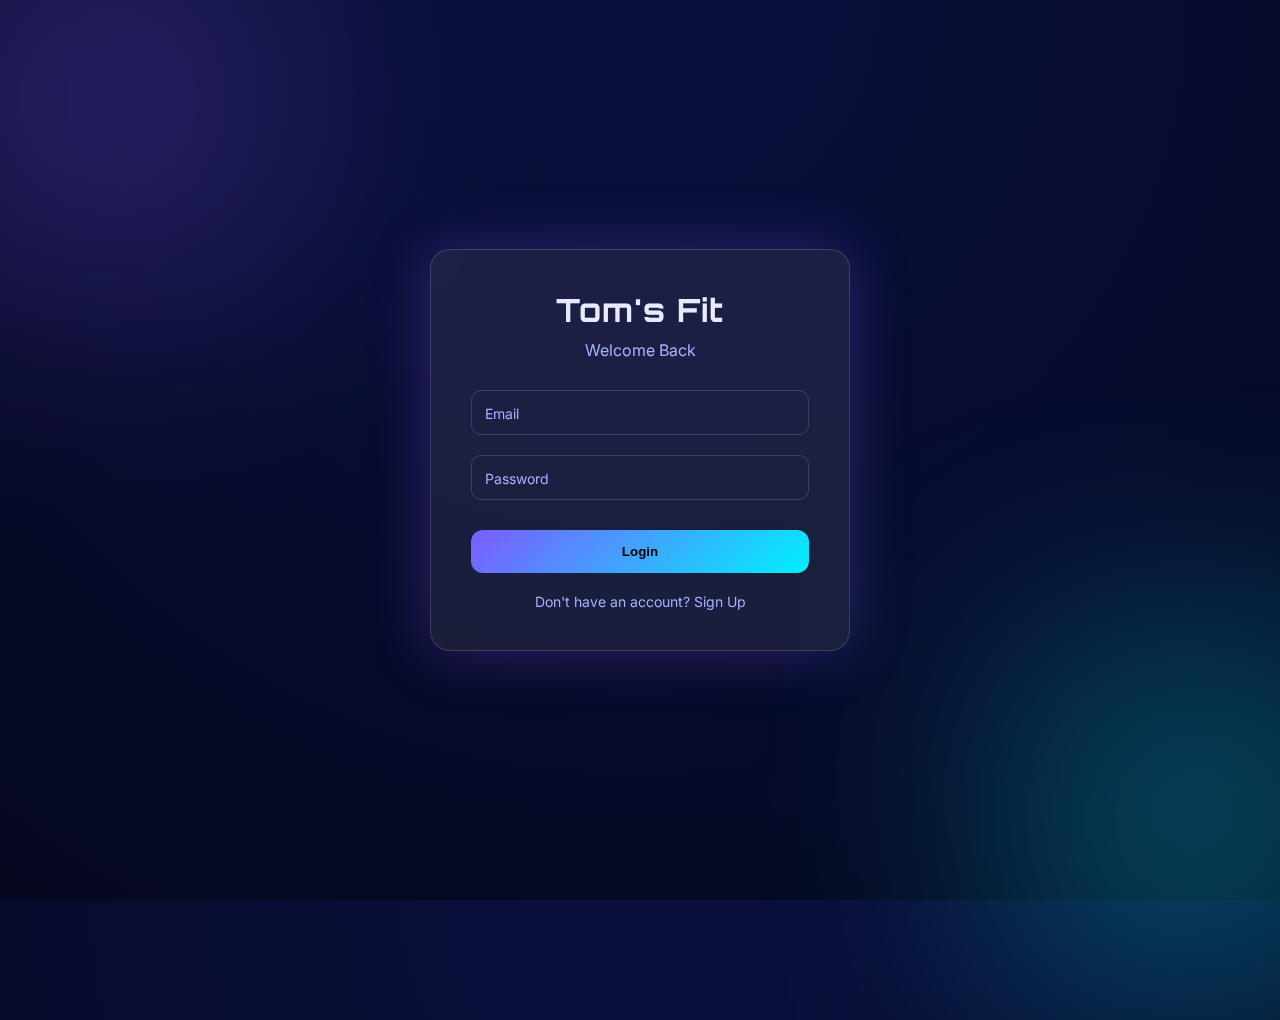
<file: dashboard.html>
<!DOCTYPE html>
<html lang="en">

<head>
    <meta charset="UTF-8">
    <title>Tom's Fit | Dashboard</title>
    <meta name="viewport" content="width=device-width, initial-scale=1.0">
    <link
        href="https://fonts.googleapis.com/css2?family=Orbitron:wght@400;600;700&family=Inter:wght@300;400;600&display=swap"
        rel="stylesheet">
    <style>
        :root {
            --bg1: #05081f;
            --bg2: #0a0f3d;
            --neon: #7c5cff;
            --neon2: #00f0ff;
            --glass: rgba(255, 255, 255, 0.08);
            --border: rgba(255, 255, 255, 0.15);
            --text: #e8ebff;
            --muted: #aab0ff;
        }

        * {
            margin: 0;
            padding: 0;
            box-sizing: border-box;
        }

        body {
            min-height: 100vh;
            background: radial-gradient(circle at top, var(--bg2), var(--bg1));
            font-family: Inter, sans-serif;
            color: var(--text);
            overflow-x: hidden;
        }

        header {
            padding: 20px 40px;
            display: flex;
            justify-content: space-between;
            align-items: center;
            border-bottom: 1px solid var(--border);
            background: var(--glass);
            backdrop-filter: blur(10px);
        }

        .logo {
            font-size: 24px;
            font-weight: 700;
            color: var(--neon);
        }

        .user-info {
            display: flex;
            align-items: center;
            gap: 20px;
        }

        .btn-logout {
            padding: 8px 20px;
            border: 1px solid var(--neon);
            background: transparent;
            color: var(--neon);
            border-radius: 20px;
            cursor: pointer;
            transition: .3s;
        }

        .btn-logout:hover {
            background: var(--neon);
            color: white;
        }

        .container {
            padding: 60px 40px;
        }

        .welcome-box {
            background: var(--glass);
            border: 1px solid var(--border);
            border-radius: 20px;
            padding: 40px;
            max-width: 800px;
            margin: 0 auto;
            text-align: center;
        }

        h1 {
            font-family: Orbitron, sans-serif;
            margin-bottom: 20px;
        }

        p {
            color: var(--muted);
            margin-bottom: 30px;
        }

    /* INPUTS */
    .field {
      position: relative;
      margin-bottom: 20px;
    }

    .field input {
      width: 100%;
      padding: 14px 14px;
      background: transparent;
      border: 1px solid var(--border);
      border-radius: 10px;
      color: white;
      outline: none;
    }

    .field label {
      position: absolute;
      top: 50%;
      left: 14px;
      transform: translateY(-50%);
      color: var(--muted);
      pointer-events: none;
      transition: .3s;
      font-size: 14px;
    }

    .field input:focus+label,
    .field input:not(:placeholder-shown)+label {
      top: -8px;
      background: #0a0f3d;
      padding: 0 6px;
      font-size: 12px;
      color: var(--neon2);
    }
    </style>
</head>

<body>

    <header>
        <div class="logo">💪 Tom's Fit</div>
        <div class="user-info">
            <span id="userName">Loading...</span>
            <button class="btn-logout" onclick="logout()">Logout</button>
        </div>
    </header>

    <div class="container" style="display:flex; flex-wrap:wrap; gap:30px; max-width:1200px; margin:0 auto;">

        <div style="flex:2; min-width:300px;">
            <div class="welcome-box" style="margin:0; text-align:left;">
                <h1>Welcome Back, <span id="display-name">...</span>!</h1>
                <p>Track your fitness journey here.</p>

                <h2 style="font-family:Orbitron, sans-serif; margin-bottom:20px; color:var(--neon2);">Workout Log</h2>

                <form class="field" id="workoutForm"
                    style="display:grid; grid-template-columns:repeat(auto-fit, minmax(140px, 1fr)); gap:15px; margin-bottom:30px;">
                    <input type="date" id="date" class="bg-input" required>
                    <input type="text" id="exercise" placeholder="Exercise Name" class="bg-input" required>
                    <input type="number" id="sets" placeholder="Sets" class="bg-input" required>
                    <input type="number" id="reps" placeholder="Reps" class="bg-input" required>
                    <input type="number" id="weight" placeholder="Weight (kg)" class="bg-input" step="0.5" required>
                    <button type="submit" class="btn-logout"
                        style="background:var(--neon); color:black; border:none; font-weight:700;">+ Add</button>
                </form>

                <table style="width:100%; border-collapse:collapse; color:var(--text);">
                    <thead>
                        <tr style="border-bottom:1px solid var(--border); text-align:left; color:var(--muted);">
                            <th style="padding:10px;">Date</th>
                            <th style="padding:10px;">Exercise</th>
                            <th style="padding:10px;">Sets</th>
                            <th style="padding:10px;">Reps</th>
                            <th style="padding:10px;">Weight</th>
                            <th style="padding:10px;">Action</th>
                        </tr>
                    </thead>
                    <tbody id="workoutList">
                        <!-- JS will populate this -->
                    </tbody>
                </table>
            </div>
        </div>

        <div style="flex:1; min-width:280px;">
            <div class="welcome-box" style="margin:0; text-align:center;">
                <h3 style="margin-bottom:20px; color:var(--neon);">My Profile</h3>

                <div
                    style="width:100px; height:100px; margin:0 auto 20px; border-radius:50%; overflow:hidden; border:2px solid var(--neon2); position:relative; background:#000;">
                    <img id="userPhoto" src="" style="width:100%; height:100%; object-fit:cover; display:none;">
                    <div id="defaultPhoto"
                        style="width:100%; height:100%; display:flex; align-items:center; justify-content:center; font-size:40px;">
                        👤</div>
                </div>

                <div id="userNameSidebar" style="font-weight:700; font-size:18px; margin-bottom:5px;">Loading...</div>
                <div id="userAgeSidebar" style="color:var(--muted); font-size:14px; margin-bottom:20px;">Age: --</div>

                <hr style="border:0; border-top:1px solid var(--border); margin:20px 0;">

                <h4 style="margin-bottom:15px;">Update Profile</h4>
                <form id="profileForm" style="text-align:left;">
                    <div class="field" style="margin-bottom:15px;">
                        <label style="display:block; font-size:12px; color:var(--muted); margin-bottom:5px;">Age</label>
                        <input type="number" id="editAge" class="bg-input" style="width:100%;">
                    </div>

                    <div class="field" style="margin-bottom:15px;">
                        <label style="display:block; font-size:12px; color:var(--muted); margin-bottom:5px;">Profile
                            Photo</label>
                        <input type="file" id="editPhoto" accept="image/*" style="font-size:12px;">
                    </div>

                    <button type="submit" class="btn-logout"
                        style="width:100%; background:var(--neon2); color:black; border:none; font-weight:700;">Save
                        Changes</button>
                </form>
            </div>
        </div>

    </div>

    <script>
        async function checkSession() {
            try {
                const res = await fetch("check_session.php");
                const data = await res.json();

                if (!data.loggedIn) {
                    window.location.href = "login.html";
                } else {
                    const u = data.user;

                    // HEADER INFO
                    document.getElementById("userName").textContent = u.name;

                    // MAIN BOX
                    document.getElementById("display-name").textContent = u.name;

                    // SIDEBAR INFO
                    document.getElementById("userNameSidebar").textContent = u.name;
                    if (u.age) {
                        document.getElementById("userAgeSidebar").textContent = "Age: " + u.age;
                        document.getElementById("editAge").value = u.age;
                    }

                    // PHOTO
                    if (u.photo) {
                        const img = document.getElementById("userPhoto");
                        img.src = "data:image/jpeg;base64," + u.photo;
                        img.style.display = "block";
                        document.getElementById("defaultPhoto").style.display = "none";
                    }

                    loadWorkouts();
                }
            } catch (err) {
                console.error("Session check failed", err);
                window.location.href = "login.html";
            }
        }

        async function logout() {
            await fetch("logout.php");
            window.location.href = "index.html";
        }

        // === WORKOUT CRUD ===
        const workoutForm = document.getElementById("workoutForm");
        const workoutList = document.getElementById("workoutList");

        workoutForm.addEventListener("submit", async (e) => {
            e.preventDefault();
            const payload = {
                date: document.getElementById("date").value,
                exercise_name: document.getElementById("exercise").value,
                sets: document.getElementById("sets").value,
                reps: document.getElementById("reps").value,
                weight: document.getElementById("weight").value
            };
            await fetch("api_workouts.php", {
                method: "POST",
                headers: { "Content-Type": "application/json" },
                body: JSON.stringify(payload)
            });
            workoutForm.reset();
            loadWorkouts();
        });

        async function loadWorkouts() {
            const res = await fetch("api_workouts.php");
            const workouts = await res.json();
            workoutList.innerHTML = workouts.map(w => `
                <tr style="border-bottom:1px solid rgba(255,255,255,0.05);">
                    <td style="padding:10px;">${w.date}</td>
                    <td style="padding:10px;">${w.exercise_name}</td>
                    <td style="padding:10px;">${w.sets}</td>
                    <td style="padding:10px;">${w.reps}</td>
                    <td style="padding:10px;">${w.weight}kg</td>
                    <td style="padding:10px;">
                        <button onclick="deleteWorkout(${w.id})" style="color:#ff5c5c; background:none; border:none; cursor:pointer;">Delete</button>
                    </td>
                </tr>
            `).join("");
        }

        async function deleteWorkout(id) {
            if (!confirm("Delete this workout?")) return;
            await fetch("api_workouts.php", {
                method: "DELETE",
                headers: { "Content-Type": "application/json" },
                body: JSON.stringify({ id })
            });
            loadWorkouts();
        }

        // === PROFILE UPDATE ===
        const profileForm = document.getElementById("profileForm");
        profileForm.addEventListener("submit", async (e) => {
            e.preventDefault();
            const formData = new FormData();

            const age = document.getElementById("editAge").value;
            if (age) formData.append("age", age);

            const photo = document.getElementById("editPhoto").files[0];
            if (photo) formData.append("photo", photo);

            try {
                const res = await fetch("api_update_profile.php", {
                    method: "POST",
                    body: formData
                });
                const data = await res.json();
                if (data.success) {
                    alert("Profile Updated!");
                    location.reload();
                } else {
                    alert("Update failed: " + (data.error || "Unknown"));
                }
            } catch (err) {
                alert("Error: " + err);
            }
        });

        checkSession();
    </script>

</body>

</html>
</file>
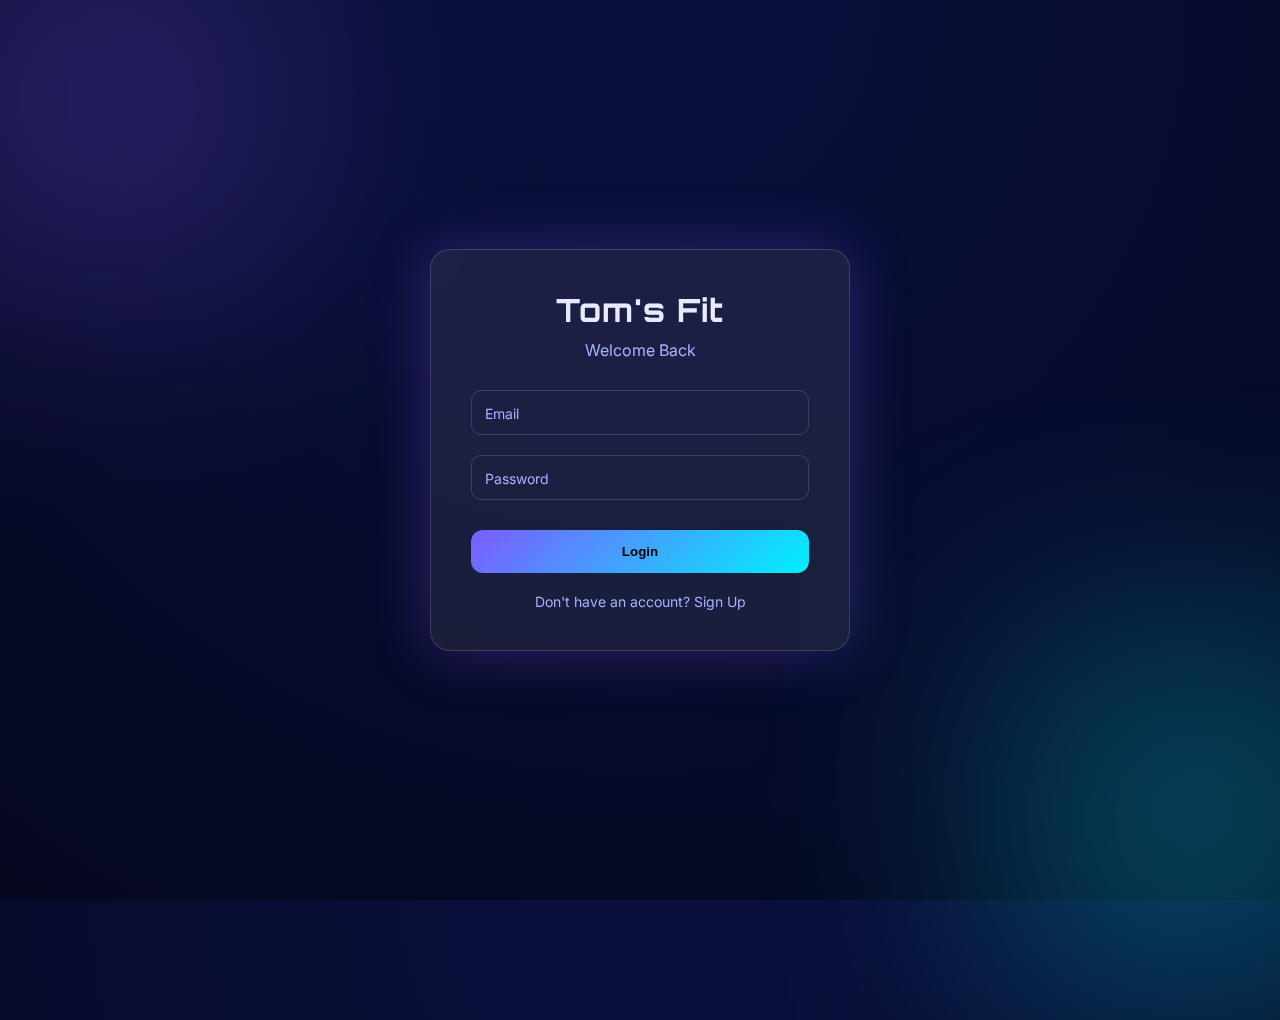
<file: login.html>
<!DOCTYPE html>
<html lang="en">

<head>
    <meta charset="UTF-8">
    <title>Tom's Fit | Login</title>
    <meta name="viewport" content="width=device-width, initial-scale=1.0">
    <link
        href="https://fonts.googleapis.com/css2?family=Orbitron:wght@400;600;700&family=Inter:wght@300;400;600&display=swap"
        rel="stylesheet">
    <style>
        :root {
            --bg1: #05081f;
            --bg2: #0a0f3d;
            --neon: #7c5cff;
            --neon2: #00f0ff;
            --glass: rgba(255, 255, 255, 0.08);
            --border: rgba(255, 255, 255, 0.15);
            --text: #e8ebff;
            --muted: #aab0ff;
        }

        * {
            margin: 0;
            padding: 0;
            box-sizing: border-box;
        }

        body {
            min-height: 100vh;
            background: radial-gradient(circle at top, var(--bg2), var(--bg1));
            display: flex;
            align-items: center;
            justify-content: center;
            font-family: Inter, sans-serif;
            color: var(--text);
            overflow: hidden;
        }

        /* BACKGROUND GLOW */
        .glow {
            position: absolute;
            width: 400px;
            height: 400px;
            background: var(--neon);
            filter: blur(120px);
            opacity: .25;
            top: -100px;
            left: -100px;
        }

        .glow2 {
            position: absolute;
            width: 400px;
            height: 400px;
            background: var(--neon2);
            filter: blur(120px);
            opacity: .25;
            bottom: -120px;
            right: -120px;
        }

        /* CARD */
        .card {
            width: 100%;
            max-width: 420px;
            background: var(--glass);
            border: 1px solid var(--border);
            border-radius: 20px;
            backdrop-filter: blur(20px);
            padding: 40px;
            position: relative;
            box-shadow: 0 0 60px rgba(124, 92, 255, .3);
        }

        .card h1 {
            font-family: Orbitron, sans-serif;
            text-align: center;
            margin-bottom: 10px;
            letter-spacing: 1px;
        }

        .card p {
            text-align: center;
            color: var(--muted);
            margin-bottom: 30px;
        }

        /* INPUTS */
        .field {
            position: relative;
            margin-bottom: 20px;
        }

        .field input {
            width: 100%;
            padding: 14px 14px;
            background: transparent;
            border: 1px solid var(--border);
            border-radius: 10px;
            color: white;
            outline: none;
        }

        .field label {
            position: absolute;
            top: 50%;
            left: 14px;
            transform: translateY(-50%);
            color: var(--muted);
            pointer-events: none;
            transition: .3s;
            font-size: 14px;
        }

        .field input:focus+label,
        .field input:not(:placeholder-shown)+label {
            top: -8px;
            background: #0a0f3d;
            padding: 0 6px;
            font-size: 12px;
            color: var(--neon2);
        }

        /* BUTTON */
        .btn {
            width: 100%;
            padding: 14px;
            margin-top: 10px;
            border: none;
            border-radius: 12px;
            background: linear-gradient(135deg, var(--neon), var(--neon2));
            color: black;
            font-weight: 700;
            cursor: pointer;
            transition: .3s;
        }

        .btn:hover {
            box-shadow: 0 0 25px var(--neon2);
        }

        .footer-link {
            display: block;
            text-align: center;
            margin-top: 20px;
            color: var(--muted);
            text-decoration: none;
            font-size: 14px;
        }

        .footer-link:hover {
            color: white;
        }
    </style>
</head>

<body>

    <div class="glow"></div>
    <div class="glow2"></div>

    <div class="card">
        <h1>Tom's Fit</h1>
        <p>Welcome Back</p>

        <form id="loginForm">
            <div class="field">
                <input type="email" placeholder=" " required>
                <label>Email</label>
            </div>

            <div class="field">
                <input type="password" id="loginPass" placeholder=" " required>
                <label>Password</label>
            </div>

            <button class="btn">Login</button>
        </form>
        <a href="signup.html" class="footer-link">Don't have an account? Sign Up</a>
    </div>

    <script>
        const loginForm = document.getElementById("loginForm");

        loginForm.addEventListener("submit", async (e) => {
            e.preventDefault();

            const email = loginForm.querySelector("input[type=email]").value;
            const password = document.getElementById("loginPass").value;

            try {
                const res = await fetch("login.php", {
                    method: "POST",
                    headers: { "Content-Type": "application/json" },
                    body: JSON.stringify({ email, password })
                });

                const data = await res.json();
                if (data.success) {
                    alert("Login Successful!");
                    window.location.href = "dashboard.html";
                } else {
                    alert("Invalid Email or Password");
                }
            } catch (err) {
                alert("Error logging in: " + err);
            }
        });
    </script>

</body>

</html>
</file>
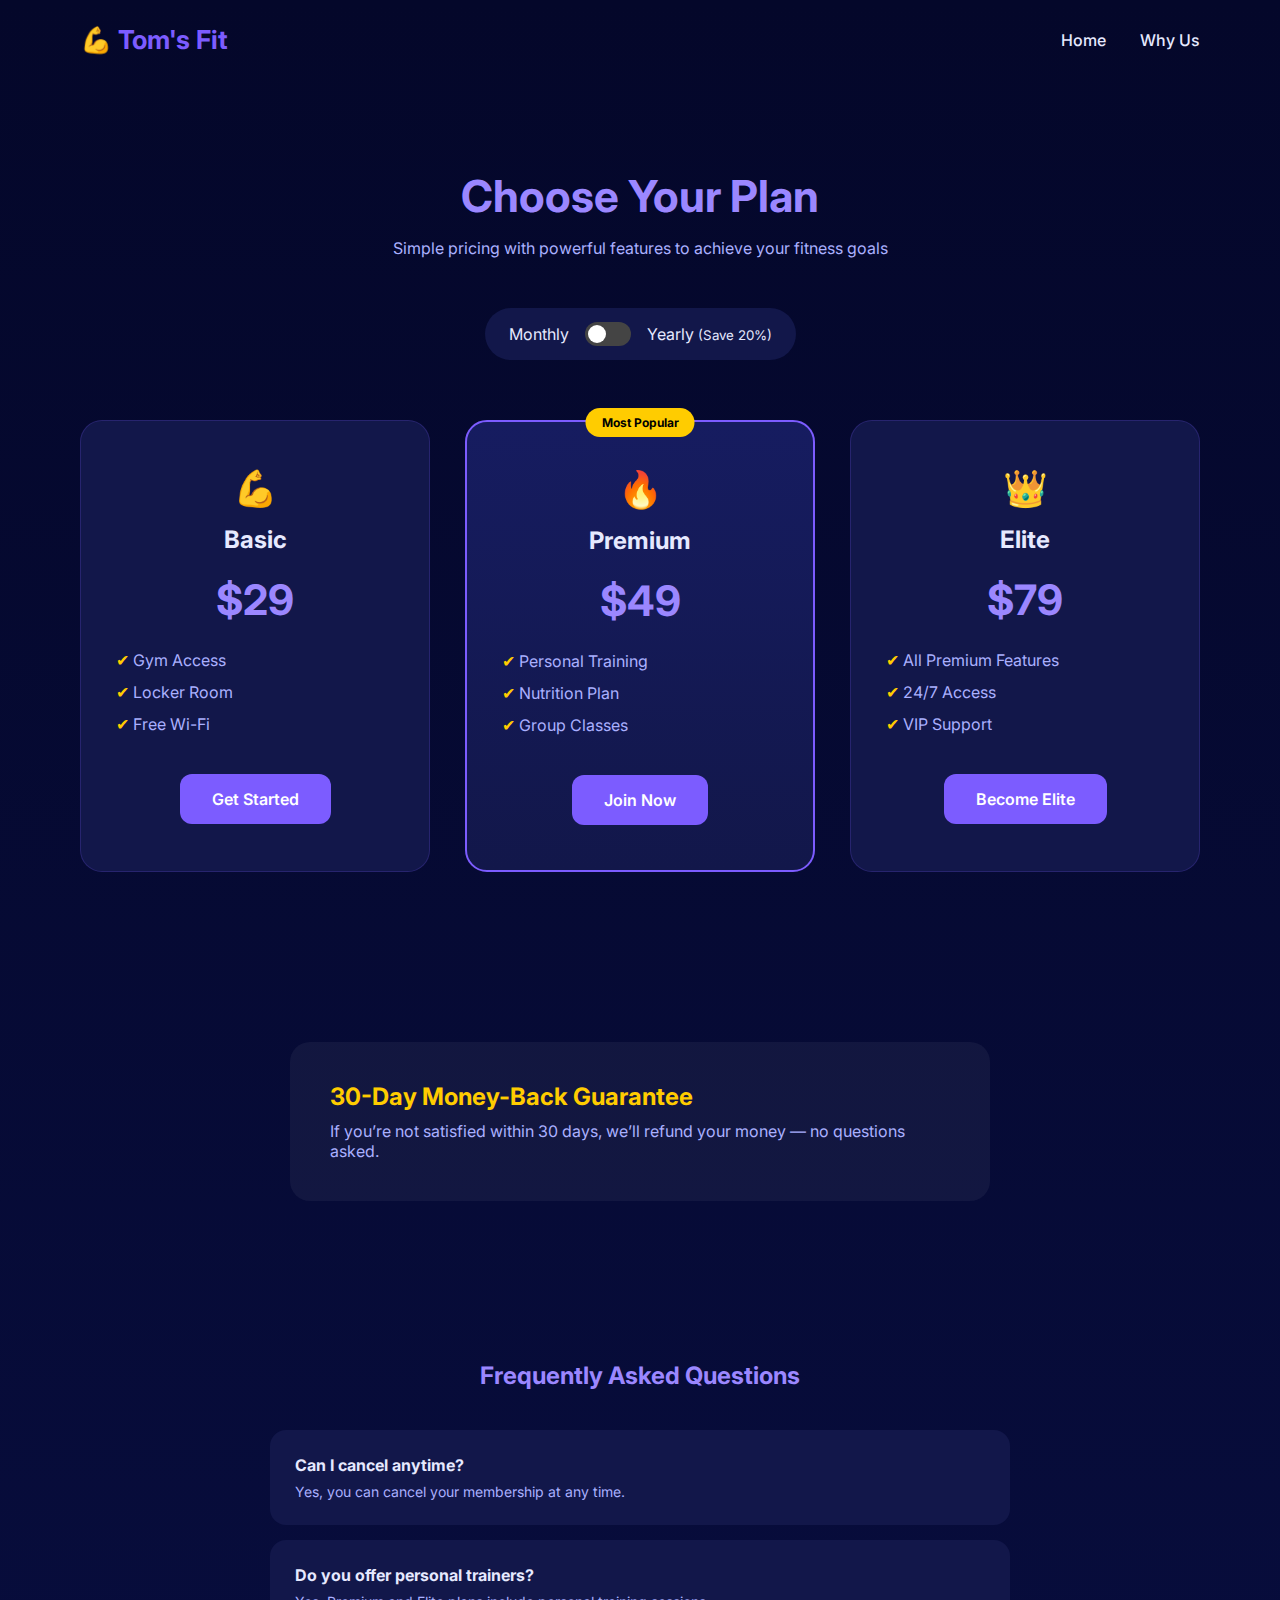
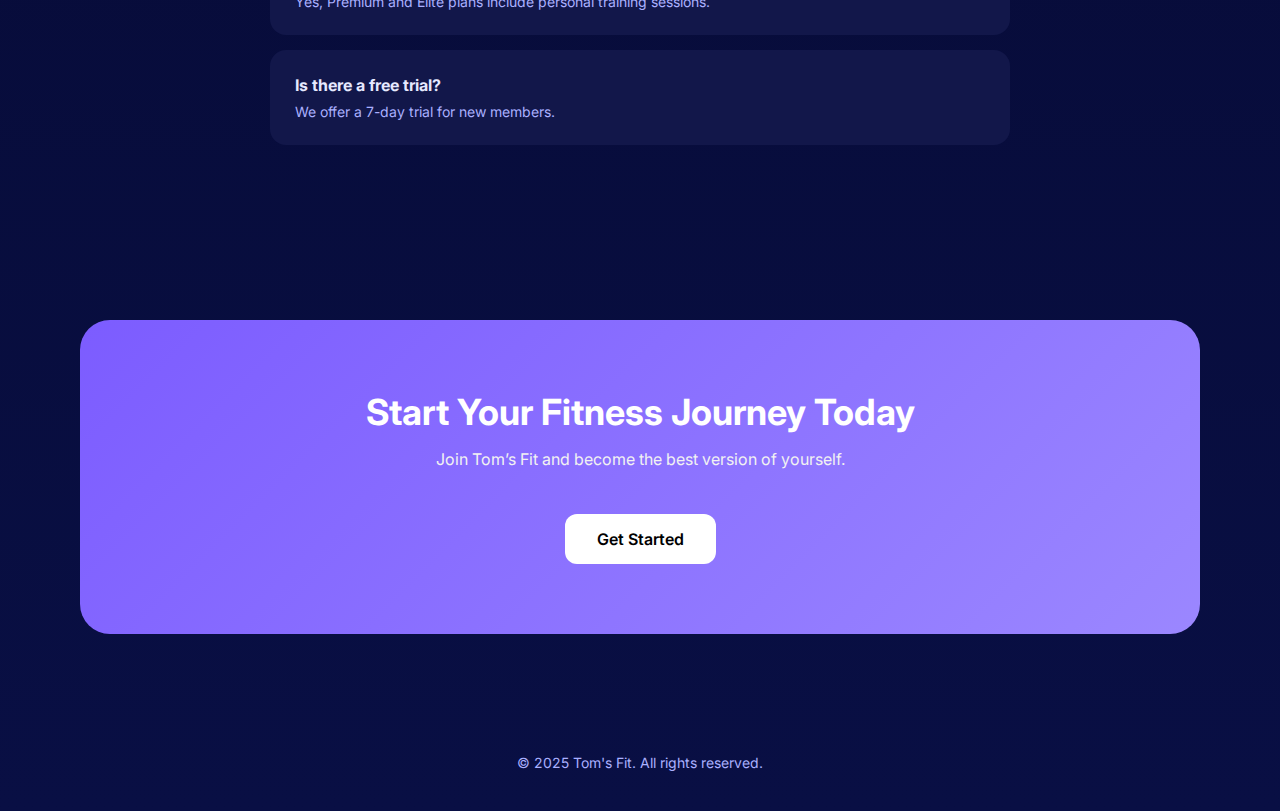
<file: pricing.html>
<!DOCTYPE html>
<html lang="en">
<head>
  <meta charset="UTF-8">
  <title>Tom's Fit | Pricing</title>
  <meta name="viewport" content="width=device-width, initial-scale=1.0">

  <link href="https://fonts.googleapis.com/css2?family=Inter:wght@300;400;600;700&display=swap" rel="stylesheet">

  <style>
    :root {
      --card: #12174a;
      --accent: #7c5cff;
      --accent-light: #9b87ff;
      --text: #e6e9ff;
      --muted: #aab0ff;
      --gold: #ffcc00;
    }

    * {
      margin: 0;
      padding: 0;
      box-sizing: border-box;
      font-family: Inter, sans-serif;
    }

    body {
      background: linear-gradient(180deg, #04072a, #090f44);
      color: var(--text);
    }

    a { text-decoration: none; }

    /* ================= HEADER ================= */
    header {
      padding: 24px 80px;
      display: flex;
      justify-content: space-between;
      align-items: center;
    }

    .logo {
      font-size: 26px;
      font-weight: 700;
      color: var(--accent);
    }

    nav a {
      margin-left: 30px;
      color: var(--text);
      font-weight: 500;
    }

    /* ================= PRICING ================= */
    .pricing {
      padding: 90px 80px;
      text-align: center;
    }

    .pricing h1 {
      font-size: 44px;
      color: var(--accent-light);
    }

    .pricing p {
      margin: 15px auto 50px;
      max-width: 600px;
      color: var(--muted);
    }

    /* TOGGLE */
    .toggle {
      display: inline-flex;
      align-items: center;
      gap: 16px;
      margin-bottom: 60px;
      background: var(--card);
      padding: 14px 24px;
      border-radius: 40px;
    }

    .toggle input {
      width: 46px;
      height: 24px;
      appearance: none;
      background: #444;
      border-radius: 20px;
      position: relative;
      cursor: pointer;
    }

    .toggle input::before {
      content: '';
      width: 18px;
      height: 18px;
      background: white;
      position: absolute;
      top: 3px;
      left: 3px;
      border-radius: 50%;
      transition: .3s;
    }

    .toggle input:checked {
      background: var(--accent);
    }

    .toggle input:checked::before {
      transform: translateX(22px);
    }

    /* CARDS */
    .cards {
      display: grid;
      grid-template-columns: repeat(auto-fit, minmax(260px, 1fr));
      gap: 35px;
      max-width: 1150px;
      margin: auto;
    }

    .card {
      background: var(--card);
      padding: 45px 35px;
      border-radius: 22px;
      transition: .3s;
      border: 1px solid rgba(124,92,255,.2);
      position: relative;
    }

    .card:hover {
      transform: translateY(-12px);
      box-shadow: 0 25px 45px rgba(124,92,255,.35);
    }

    .plan-icon {
      font-size: 36px;
      margin-bottom: 15px;
    }

    .card h3 {
      font-size: 24px;
    }

    .price {
      font-size: 42px;
      font-weight: 700;
      margin: 20px 0;
      color: var(--accent-light);
    }

    .card ul {
      list-style: none;
      margin: 25px 0;
      text-align: left;
    }

    .card li {
      margin-bottom: 12px;
      color: var(--muted);
    }

    .card li::before {
      content: "✔ ";
      color: var(--gold);
    }

    /* POPULAR */
    .popular {
      border: 2px solid var(--accent);
      background: linear-gradient(180deg, #161c60, #12174a);
    }

    .badge {
      position: absolute;
      top: -14px;
      left: 50%;
      transform: translateX(-50%);
      background: var(--gold);
      color: black;
      padding: 7px 16px;
      border-radius: 20px;
      font-size: 12px;
      font-weight: 700;
    }

    /* BUTTON */
    .btn {
      display: inline-block;
      margin-top: 15px;
      padding: 15px 32px;
      border-radius: 12px;
      background: var(--accent);
      color: white;
      font-weight: 600;
      transition: .3s;
    }

    .btn:hover {
      background: var(--accent-light);
    }

    /* GUARANTEE */
    .guarantee {
      margin: 80px auto;
      max-width: 700px;
      background: rgba(255,255,255,.05);
      padding: 40px;
      border-radius: 20px;
    }

    .guarantee h2 {
      color: var(--gold);
      margin-bottom: 10px;
    }

    .guarantee p {
      color: var(--muted);
    }

    /* FAQ */
    .faq {
      padding: 80px;
      max-width: 900px;
      margin: auto;
    }

    .faq h2 {
      text-align: center;
      margin-bottom: 40px;
      color: var(--accent-light);
    }

    .faq-item {
      background: var(--card);
      padding: 25px;
      border-radius: 16px;
      margin-bottom: 15px;
    }

    .faq-item h4 {
      margin-bottom: 8px;
    }

    .faq-item p {
      color: var(--muted);
      font-size: 14px;
    }

    /* CTA */
    .cta {
      margin: 80px;
      padding: 70px;
      border-radius: 30px;
      background: linear-gradient(135deg, #7c5cff, #9b87ff);
      text-align: center;
    }

    .cta h2 {
      color: white;
      font-size: 36px;
    }

    .cta p {
      margin: 15px 0 30px;
      color: #f2f2f2;
    }

    .cta .btn {
      background: white;
      color: black;
    }

    footer {
      text-align: center;
      padding: 40px;
      color: var(--muted);
      font-size: 14px;
    }

    @media(max-width:900px) {
      header, .pricing, .faq {
        padding: 40px;
      }
      .cta {
        margin: 40px;
        padding: 50px;
      }
    }
  </style>
</head>

<body>

<header>
  <div class="logo">💪 Tom's Fit</div>
  <nav>
    <a href="index.html">Home</a>
    <a href="whyus.html">Why Us</a>
  </nav>
</header>

<section class="pricing">
  <h1>Choose Your Plan</h1>
  <p>Simple pricing with powerful features to achieve your fitness goals</p>

  <div class="toggle">
    <span>Monthly</span>
    <input type="checkbox" id="toggle">
    <span>Yearly <small>(Save 20%)</small></span>
  </div>

  <div class="cards">
    <div class="card">
      <div class="plan-icon">💪</div>
      <h3>Basic</h3>
      <div class="price">$29</div>
      <ul>
        <li>Gym Access</li>
        <li>Locker Room</li>
        <li>Free Wi-Fi</li>
      </ul>
      <a class="btn" href="signup.html">Get Started</a>
    </div>

    <div class="card popular">
      <div class="badge">Most Popular</div>
      <div class="plan-icon">🔥</div>
      <h3>Premium</h3>
      <div class="price">$49</div>
      <ul>
        <li>Personal Training</li>
        <li>Nutrition Plan</li>
        <li>Group Classes</li>
      </ul>
      <a class="btn" href="signup.html">Join Now</a>
    </div>

    <div class="card">
      <div class="plan-icon">👑</div>
      <h3>Elite</h3>
      <div class="price">$79</div>
      <ul>
        <li>All Premium Features</li>
        <li>24/7 Access</li>
        <li>VIP Support</li>
      </ul>
      <a class="btn" href="signup.html">Become Elite</a>
    </div>
  </div>
</section>

<section class="guarantee">
  <h2>30-Day Money-Back Guarantee</h2>
  <p>If you’re not satisfied within 30 days, we’ll refund your money — no questions asked.</p>
</section>

<section class="faq">
  <h2>Frequently Asked Questions</h2>

  <div class="faq-item">
    <h4>Can I cancel anytime?</h4>
    <p>Yes, you can cancel your membership at any time.</p>
  </div>

  <div class="faq-item">
    <h4>Do you offer personal trainers?</h4>
    <p>Yes, Premium and Elite plans include personal training sessions.</p>
  </div>

  <div class="faq-item">
    <h4>Is there a free trial?</h4>
    <p>We offer a 7-day trial for new members.</p>
  </div>
</section>

<section class="cta">
  <h2>Start Your Fitness Journey Today</h2>
  <p>Join Tom’s Fit and become the best version of yourself.</p>
  <a href="signup.html" class="btn">Get Started</a>
</section>

<footer>
  © 2025 Tom's Fit. All rights reserved.
</footer>

<script>
  const prices = {
    monthly: [29, 49, 79],
    yearly: [278, 470, 758]
  };

  const toggle = document.getElementById('toggle');
  const priceEls = document.querySelectorAll('.price');

  toggle.addEventListener('change', () => {
    const mode = toggle.checked ? 'yearly' : 'monthly';
    priceEls.forEach((el, i) => el.textContent = `$${prices[mode][i]}`);
  });
</script>

</body>
</html>
</file>
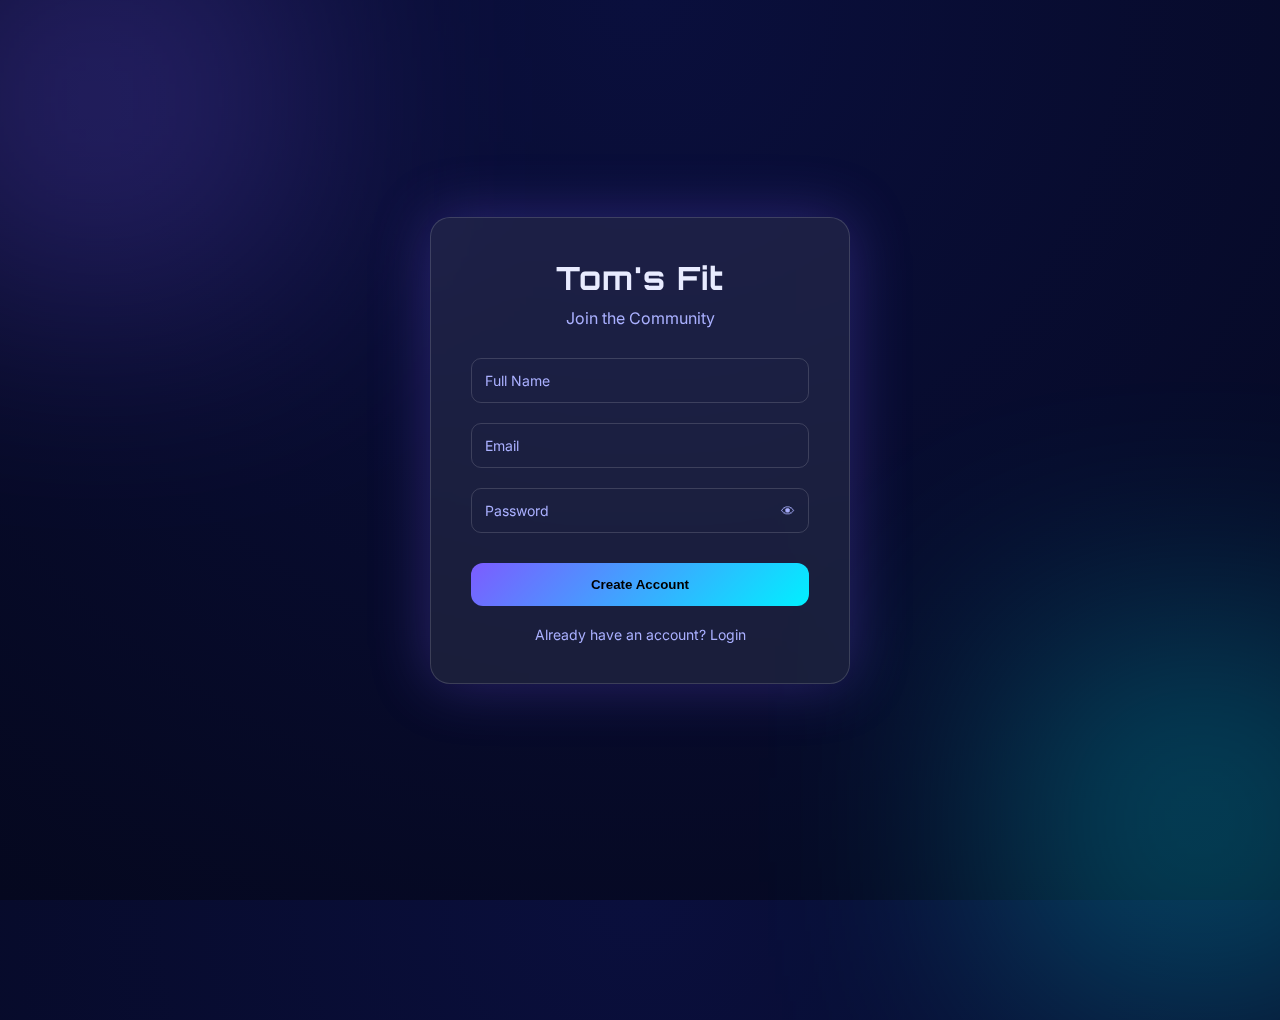
<file: signup.html>
<!DOCTYPE html>
<html lang="en">

<head>
  <meta charset="UTF-8">
  <title>Tom's Fit | Access Portal</title>
  <meta name="viewport" content="width=device-width, initial-scale=1.0">

  <link
    href="https://fonts.googleapis.com/css2?family=Orbitron:wght@400;600;700&family=Inter:wght@300;400;600&display=swap"
    rel="stylesheet">

  <style>
    :root {
      --bg1: #05081f;
      --bg2: #0a0f3d;
      --neon: #7c5cff;
      --neon2: #00f0ff;
      --glass: rgba(255, 255, 255, 0.08);
      --border: rgba(255, 255, 255, 0.15);
      --text: #e8ebff;
      --muted: #aab0ff;
    }

    * {
      margin: 0;
      padding: 0;
      box-sizing: border-box;
    }

    body {
      min-height: 100vh;
      background: radial-gradient(circle at top, var(--bg2), var(--bg1));
      display: flex;
      align-items: center;
      justify-content: center;
      font-family: Inter, sans-serif;
      color: var(--text);
      overflow: hidden;
    }

    /* BACKGROUND GLOW */
    .glow {
      position: absolute;
      width: 400px;
      height: 400px;
      background: var(--neon);
      filter: blur(120px);
      opacity: .25;
      top: -100px;
      left: -100px;
    }

    .glow2 {
      position: absolute;
      width: 400px;
      height: 400px;
      background: var(--neon2);
      filter: blur(120px);
      opacity: .25;
      bottom: -120px;
      right: -120px;
    }

    /* CARD */
    .card {
      width: 100%;
      max-width: 420px;
      background: var(--glass);
      border: 1px solid var(--border);
      border-radius: 20px;
      backdrop-filter: blur(20px);
      padding: 40px;
      position: relative;
      box-shadow: 0 0 60px rgba(124, 92, 255, .3);
      animation: float 6s ease-in-out infinite;
    }

    @keyframes float {

      0%,
      100% {
        transform: translateY(0);
      }

      50% {
        transform: translateY(-8px);
      }
    }

    /* HEADER */
    .card h1 {
      font-family: Orbitron, sans-serif;
      text-align: center;
      margin-bottom: 10px;
      letter-spacing: 1px;
    }

    .card p {
      text-align: center;
      color: var(--muted);
      margin-bottom: 30px;
    }

    /* TOGGLE */
    .switch {
      display: flex;
      background: rgba(255, 255, 255, .05);
      border-radius: 30px;
      overflow: hidden;
      margin-bottom: 30px;
    }

    .switch button {
      flex: 1;
      padding: 12px;
      border: none;
      background: none;
      color: var(--muted);
      cursor: pointer;
      transition: .3s;
      font-weight: 600;
    }

    .switch button.active {
      background: linear-gradient(135deg, var(--neon), var(--neon2));
      color: black;
    }

    /* INPUTS */
    .field {
      position: relative;
      margin-bottom: 20px;
    }

    .field input {
      width: 100%;
      padding: 14px 14px;
      background: transparent;
      border: 1px solid var(--border);
      border-radius: 10px;
      color: white;
      outline: none;
    }

    .field label {
      position: absolute;
      top: 50%;
      left: 14px;
      transform: translateY(-50%);
      color: var(--muted);
      pointer-events: none;
      transition: .3s;
      font-size: 14px;
    }

    .field input:focus+label,
    .field input:not(:placeholder-shown)+label {
      top: -8px;
      background: #0a0f3d;
      padding: 0 6px;
      font-size: 12px;
      color: var(--neon2);
    }

    /* PASSWORD TOGGLE */
    .toggle-pass {
      position: absolute;
      right: 14px;
      top: 50%;
      transform: translateY(-50%);
      cursor: pointer;
      font-size: 14px;
      color: var(--muted);
    }

    /* BUTTON */
    .btn {
      width: 100%;
      padding: 14px;
      margin-top: 10px;
      border: none;
      border-radius: 12px;
      background: linear-gradient(135deg, var(--neon), var(--neon2));
      color: black;
      font-weight: 700;
      cursor: pointer;
      transition: .3s;
    }

    .btn:hover {
      box-shadow: 0 0 25px var(--neon2);
    }

    /* EXTRA */
    .extra {
      text-align: center;
      margin-top: 20px;
      font-size: 14px;
      color: var(--muted);
    }

    /* HIDE */
    .hidden {
      display: none;
    }

    /* RESPONSIVE */
    @media(max-width:480px) {
      .card {
        margin: 20px;
        padding: 30px;
      }
    }
  </style>
</head>

<body>

  <div class="glow"></div>
  <div class="glow2"></div>

  <div class="card">
    <h1>Tom's Fit</h1>
    <p>Join the Community</p>

    <!-- SIGNUP -->
    <form id="signupForm">
      <div class="field">
        <input type="text" id="name" placeholder=" " required>
        <label>Full Name</label>
      </div>

      <div class="field">
        <input type="email" id="email" placeholder=" " required>
        <label>Email</label>
      </div>



      <div class="field">
        <input type="password" id="signupPass" placeholder=" " required>
        <label>Password</label>
        <span class="toggle-pass" onclick="togglePass('signupPass')">👁</span>
      </div>

      <button class="btn">Create Account</button>
    </form>

    <a href="login.html" class="extra" style="display:block; text-decoration:none; margin-top:20px;">
      Already have an account? Login
    </a>
  </div>

  <script>
    function togglePass(id) {
      const input = document.getElementById(id);
      input.type = input.type === 'password' ? 'text' : 'password';
    }

    const signupForm = document.getElementById("signupForm");

    signupForm.addEventListener("submit", async (e) => {
      e.preventDefault();

      const name = document.getElementById("name").value;
      const email = document.getElementById("email").value;
      const password = document.getElementById("signupPass").value;

      try {
        const res = await fetch("signup.php", {
          method: "POST",
          headers: { "Content-Type": "application/json" },
          body: JSON.stringify({ name, email, password })
        });

        const data = await res.json();
        if (data.success) {
          alert("Account Created Successfully!");
          window.location.href = "login.html";
        } else {
          alert("Signup Failed. Try again.");
        }
      } catch (err) {
        alert("Error: " + err);
      }
    });
  </script>


</body>

</html>
</file>
